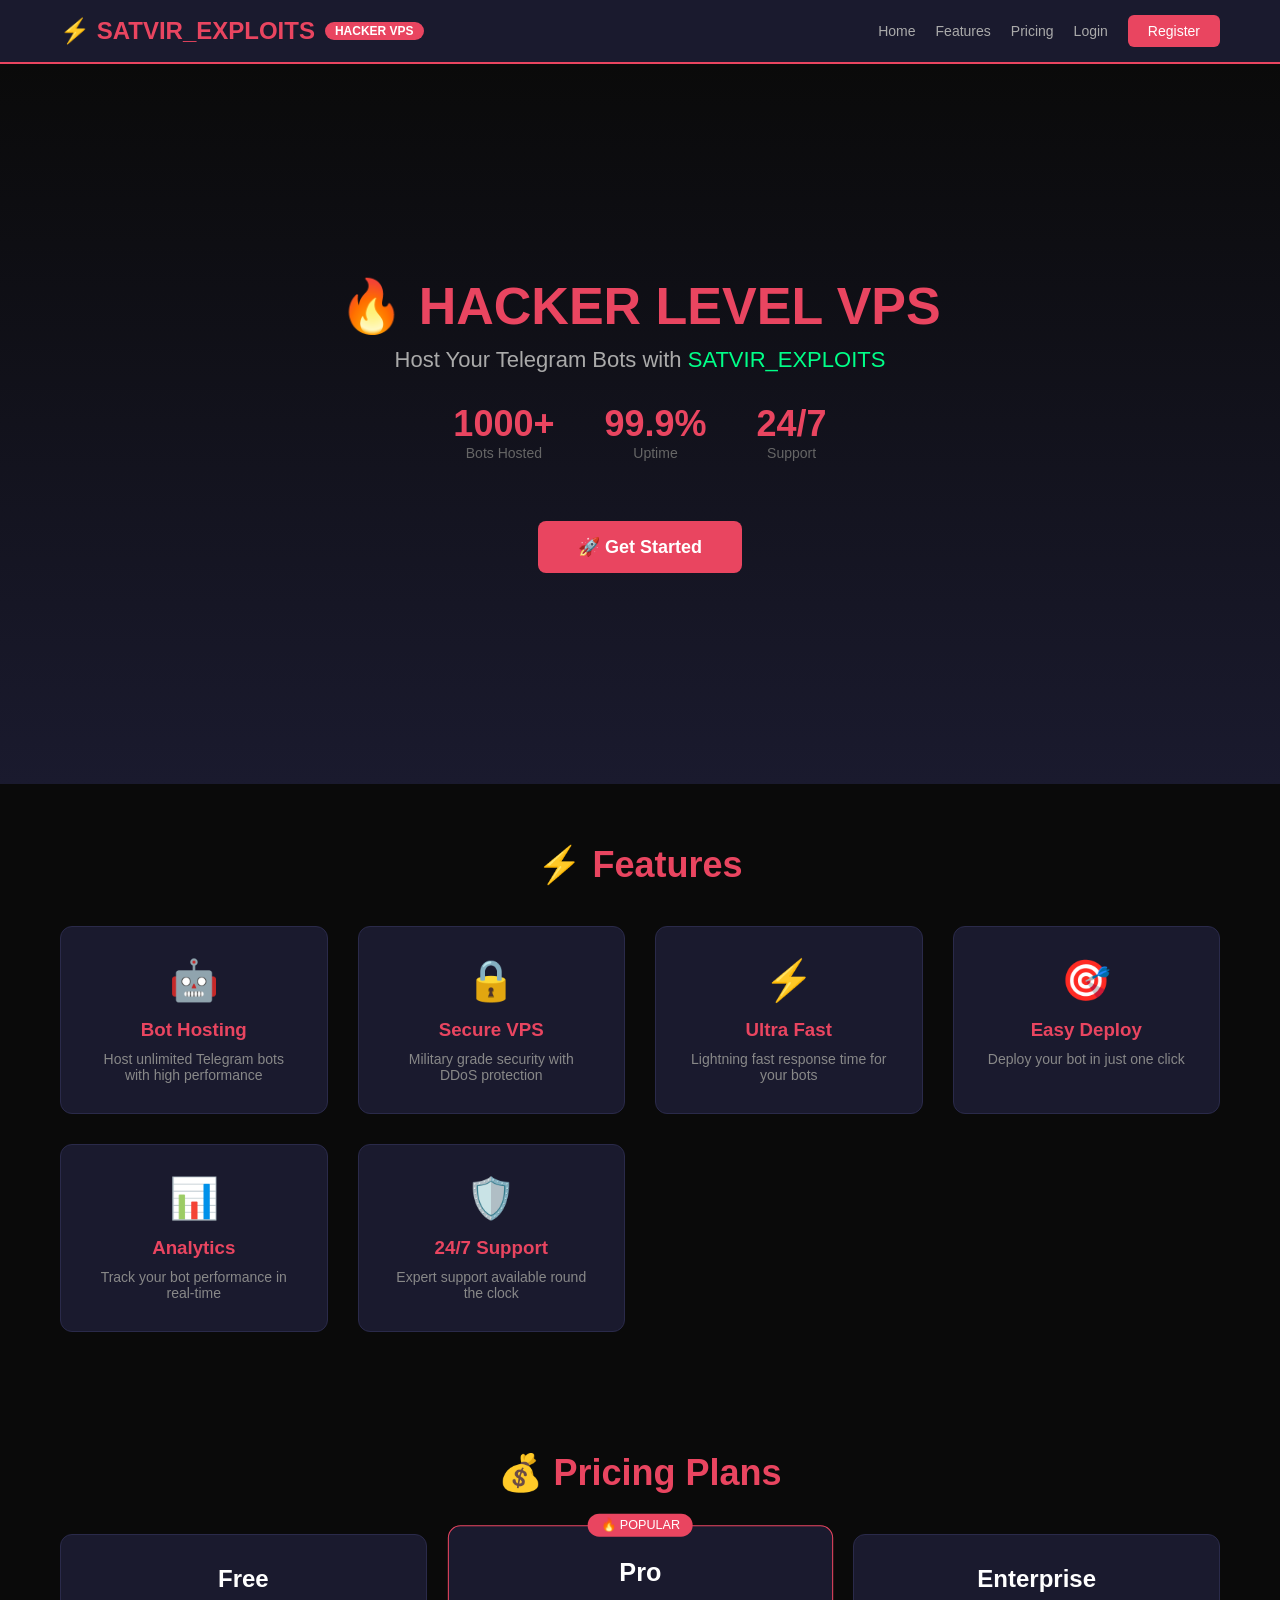
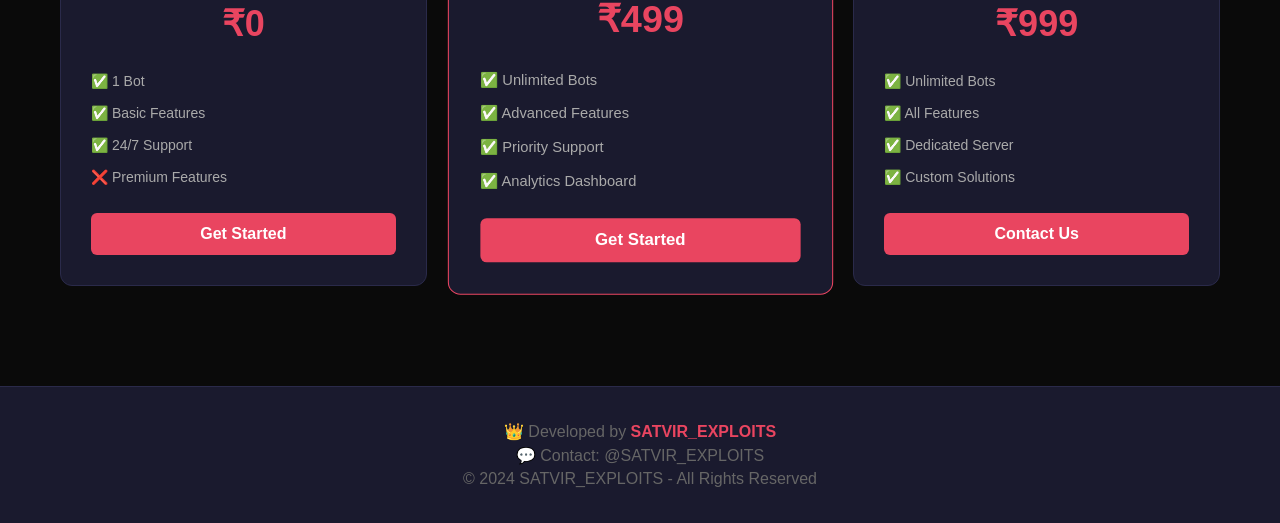
<file: index.html>
<!DOCTYPE html>
<html lang="en">
<head>
    <meta charset="UTF-8">
    <meta name="viewport" content="width=device-width, initial-scale=1.0">
    <title>Hacker VPS - SATVIR_EXPLOITS</title>
    <link rel="stylesheet" href="style.css">
</head>
<body>

    <!-- Navigation -->
    <nav class="navbar">
        <div class="nav-container">
            <div class="nav-logo">
                <h1>⚡ SATVIR_EXPLOITS</h1>
                <span class="badge">HACKER VPS</span>
            </div>
            <div class="nav-links">
                <a href="#home">Home</a>
                <a href="#features">Features</a>
                <a href="#pricing">Pricing</a>
                <a href="#" onclick="openLogin()">Login</a>
                <a href="#" onclick="openRegister()" class="btn-nav">Register</a>
            </div>
        </div>
    </nav>

    <!-- Hero Section -->
    <section id="home" class="hero">
        <div class="hero-content">
            <h1>🔥 HACKER LEVEL VPS</h1>
            <p>Host Your Telegram Bots with <span class="highlight">SATVIR_EXPLOITS</span></p>
            <div class="hero-stats">
                <div class="stat">
                    <h2>1000+</h2>
                    <p>Bots Hosted</p>
                </div>
                <div class="stat">
                    <h2>99.9%</h2>
                    <p>Uptime</p>
                </div>
                <div class="stat">
                    <h2>24/7</h2>
                    <p>Support</p>
                </div>
            </div>
            <button class="btn-hero" onclick="openRegister()">🚀 Get Started</button>
        </div>
    </section>

    <!-- Features -->
    <section id="features" class="features">
        <h2>⚡ Features</h2>
        <div class="features-grid">
            <div class="feature-card">
                <div class="icon">🤖</div>
                <h3>Bot Hosting</h3>
                <p>Host unlimited Telegram bots with high performance</p>
            </div>
            <div class="feature-card">
                <div class="icon">🔒</div>
                <h3>Secure VPS</h3>
                <p>Military grade security with DDoS protection</p>
            </div>
            <div class="feature-card">
                <div class="icon">⚡</div>
                <h3>Ultra Fast</h3>
                <p>Lightning fast response time for your bots</p>
            </div>
            <div class="feature-card">
                <div class="icon">🎯</div>
                <h3>Easy Deploy</h3>
                <p>Deploy your bot in just one click</p>
            </div>
            <div class="feature-card">
                <div class="icon">📊</div>
                <h3>Analytics</h3>
                <p>Track your bot performance in real-time</p>
            </div>
            <div class="feature-card">
                <div class="icon">🛡️</div>
                <h3>24/7 Support</h3>
                <p>Expert support available round the clock</p>
            </div>
        </div>
    </section>

    <!-- Pricing -->
    <section id="pricing" class="pricing">
        <h2>💰 Pricing Plans</h2>
        <div class="pricing-grid">
            <div class="pricing-card">
                <h3>Free</h3>
                <div class="price">₹0</div>
                <ul>
                    <li>✅ 1 Bot</li>
                    <li>✅ Basic Features</li>
                    <li>✅ 24/7 Support</li>
                    <li>❌ Premium Features</li>
                </ul>
                <button onclick="openRegister()">Get Started</button>
            </div>
            <div class="pricing-card popular">
                <span class="popular-badge">🔥 POPULAR</span>
                <h3>Pro</h3>
                <div class="price">₹499</div>
                <ul>
                    <li>✅ Unlimited Bots</li>
                    <li>✅ Advanced Features</li>
                    <li>✅ Priority Support</li>
                    <li>✅ Analytics Dashboard</li>
                </ul>
                <button onclick="openRegister()">Get Started</button>
            </div>
            <div class="pricing-card">
                <h3>Enterprise</h3>
                <div class="price">₹999</div>
                <ul>
                    <li>✅ Unlimited Bots</li>
                    <li>✅ All Features</li>
                    <li>✅ Dedicated Server</li>
                    <li>✅ Custom Solutions</li>
                </ul>
                <button onclick="openRegister()">Contact Us</button>
            </div>
        </div>
    </section>

    <!-- Login Modal -->
    <div id="loginModal" class="modal">
        <div class="modal-content">
            <div class="modal-header">
                <h2>🔐 Login</h2>
                <span class="close" onclick="closeLogin()">&times;</span>
            </div>
            <form onsubmit="loginUser(event)">
                <div class="form-group">
                    <label>👤 Username</label>
                    <input type="text" id="loginUsername" placeholder="Enter username" required>
                </div>
                <div class="form-group">
                    <label>🔒 Password</label>
                    <input type="password" id="loginPassword" placeholder="Enter password" required>
                </div>
                <button type="submit" class="btn-submit">🔓 Login</button>
                <p class="switch-text">Don't have account? <span onclick="switchToRegister()">Register</span></p>
            </form>
        </div>
    </div>

    <!-- Register Modal -->
    <div id="registerModal" class="modal">
        <div class="modal-content">
            <div class="modal-header">
                <h2>📝 Register</h2>
                <span class="close" onclick="closeRegister()">&times;</span>
            </div>
            <form onsubmit="registerUser(event)">
                <div class="form-group">
                    <label>👤 Username</label>
                    <input type="text" id="regUsername" placeholder="Choose username" required>
                </div>
                <div class="form-group">
                    <label>📧 Email</label>
                    <input type="email" id="regEmail" placeholder="Enter email" required>
                </div>
                <div class="form-group">
                    <label>🔒 Password</label>
                    <input type="password" id="regPassword" placeholder="Choose password" required>
                </div>
                <div class="form-group">
                    <label>🔒 Confirm Password</label>
                    <input type="password" id="regConfirm" placeholder="Confirm password" required>
                </div>
                <button type="submit" class="btn-submit">📝 Register</button>
                <p class="switch-text">Already have account? <span onclick="switchToLogin()">Login</span></p>
            </form>
        </div>
    </div>

    <!-- Footer -->
    <footer>
        <div class="footer-content">
            <p>👑 Developed by <strong>SATVIR_EXPLOITS</strong></p>
            <p>💬 Contact: @SATVIR_EXPLOITS</p>
            <p>© 2024 SATVIR_EXPLOITS - All Rights Reserved</p>
        </div>
    </footer>

    <!-- Toast -->
    <div id="toast" class="toast"></div>

    <script src="script.js"></script>
</body>
</html>
</file>
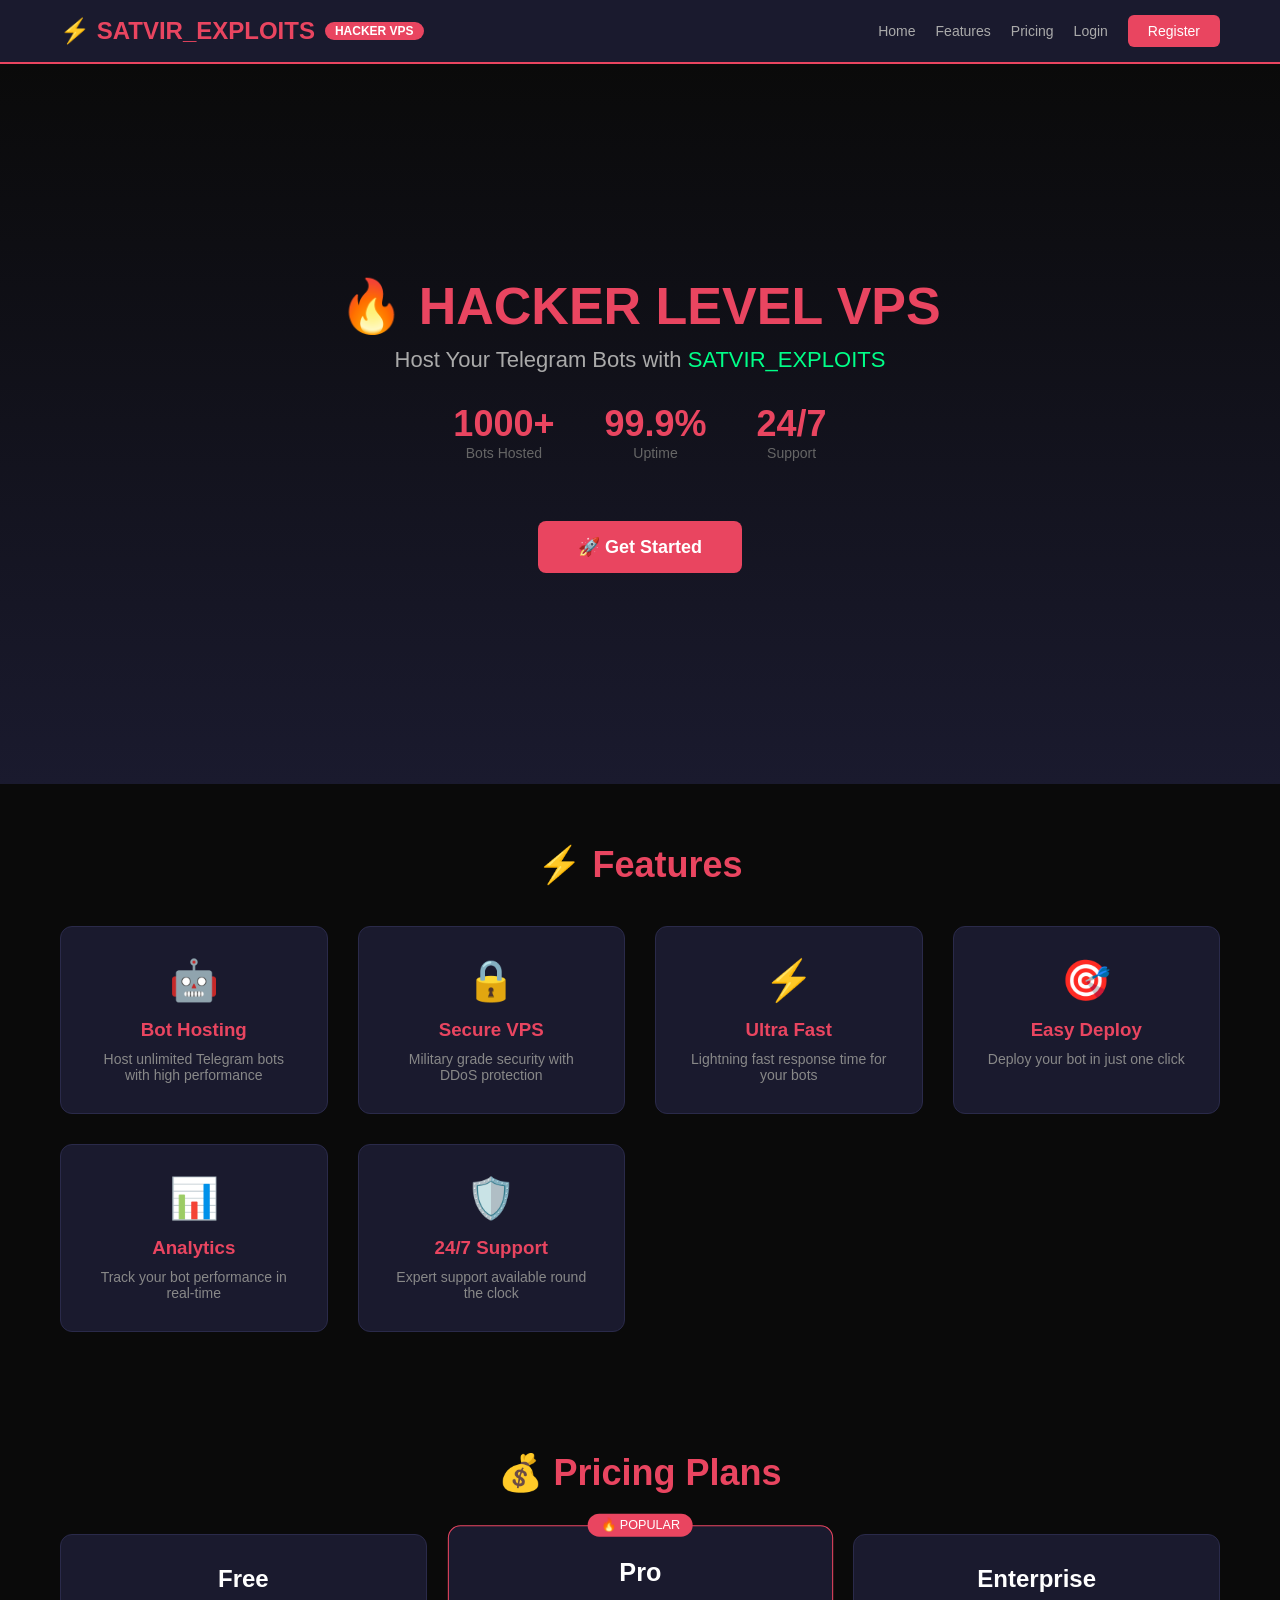
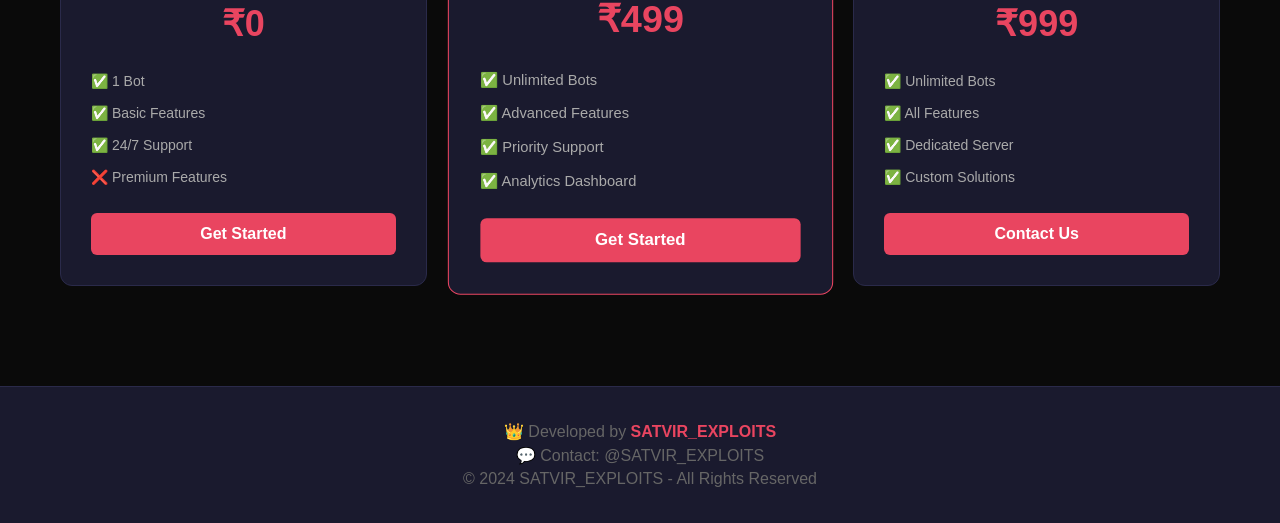
<file: admin.html>
<!DOCTYPE html>
<html lang="en">
<head>
    <meta charset="UTF-8">
    <meta name="viewport" content="width=device-width, initial-scale=1.0">
    <title>Admin Panel - SATVIR_EXPLOITS</title>
    <link rel="stylesheet" href="style.css">
</head>
<body>

    <!-- Admin Nav -->
    <nav class="navbar admin-nav">
        <div class="nav-container">
            <div class="nav-logo">
                <h1>👑 SATVIR_EXPLOITS</h1>
                <span class="badge">ADMIN</span>
            </div>
            <div class="nav-links">
                <span class="admin-user">👤 Admin</span>
                <button onclick="logout()" class="btn-logout">🚪 Logout</button>
            </div>
        </div>
    </nav>

    <!-- Admin Dashboard -->
    <div class="admin-container">
        <!-- Stats -->
        <div class="admin-stats">
            <div class="stat-card">
                <h3>Total Users</h3>
                <p id="totalUsers">0</p>
            </div>
            <div class="stat-card">
                <h3>Total Bots</h3>
                <p id="totalBots">0</p>
            </div>
            <div class="stat-card">
                <h3>Running Bots</h3>
                <p id="runningBots">0</p>
            </div>
            <div class="stat-card">
                <h3>Total Revenue</h3>
                <p id="totalRevenue">₹0</p>
            </div>
        </div>

        <!-- Users List -->
        <div class="admin-section">
            <h2>👥 Users</h2>
            <table id="usersTable">
                <thead>
                    <tr>
                        <th>#</th>
                        <th>Username</th>
                        <th>Email</th>
                        <th>Bots</th>
                        <th>Status</th>
                        <th>Action</th>
                    </tr>
                </thead>
                <tbody id="usersBody">
                    <tr><td colspan="6">Loading...</td></tr>
                </tbody>
            </table>
        </div>

        <!-- Bots List -->
        <div class="admin-section">
            <h2>🤖 Bots</h2>
            <table id="botsTable">
                <thead>
                    <tr>
                        <th>#</th>
                        <th>Bot Name</th>
                        <th>Owner</th>
                        <th>Token</th>
                        <th>Status</th>
                        <th>Action</th>
                    </tr>
                </thead>
                <tbody id="botsBody">
                    <tr><td colspan="6">Loading...</td></tr>
                </tbody>
            </table>
        </div>

        <!-- Pending Payments -->
        <div class="admin-section">
            <h2>💳 Pending Payments</h2>
            <table id="paymentsTable">
                <thead>
                    <tr>
                        <th>#</th>
                        <th>User</th>
                        <th>Amount</th>
                        <th>Plan</th>
                        <th>Status</th>
                        <th>Action</th>
                    </tr>
                </thead>
                <tbody id="paymentsBody">
                    <tr><td colspan="6">No pending payments</td></tr>
                </tbody>
            </table>
        </div>

        <!-- Admin Actions -->
        <div class="admin-section">
            <h2>🛠 Admin Actions</h2>
            <div class="admin-actions">
                <button onclick="refreshData()">🔄 Refresh Data</button>
                <button onclick="addBot()">➕ Add Bot</button>
                <button onclick="broadcast()">📢 Broadcast</button>
                <button onclick="exportData()">📤 Export Data</button>
            </div>
        </div>
    </div>

    <!-- Add Bot Modal -->
    <div id="addBotModal" class="modal">
        <div class="modal-content">
            <div class="modal-header">
                <h2>🤖 Add Bot</h2>
                <span class="close" onclick="closeAddBot()">&times;</span>
            </div>
            <form onsubmit="submitBot(event)">
                <div class="form-group">
                    <label>🤖 Bot Name</label>
                    <input type="text" id="botName" placeholder="Enter bot name" required>
                </div>
                <div class="form-group">
                    <label>🔑 Bot Token</label>
                    <input type="text" id="botToken" placeholder="Enter Telegram Bot Token" required>
                </div>
                <div class="form-group">
                    <label>👤 Owner ID</label>
                    <input type="number" id="botOwner" placeholder="Enter owner Telegram ID" required>
                </div>
                <button type="submit" class="btn-submit">🚀 Deploy Bot</button>
            </form>
        </div>
    </div>

    <!-- Toast -->
    <div id="toast" class="toast"></div>

    <script src="script.js"></script>
    <script>
        // Load admin data on page load
        document.addEventListener('DOMContentLoaded', function() {
            loadAdminData();
        });
    </script>
</body>
</html>
</file>
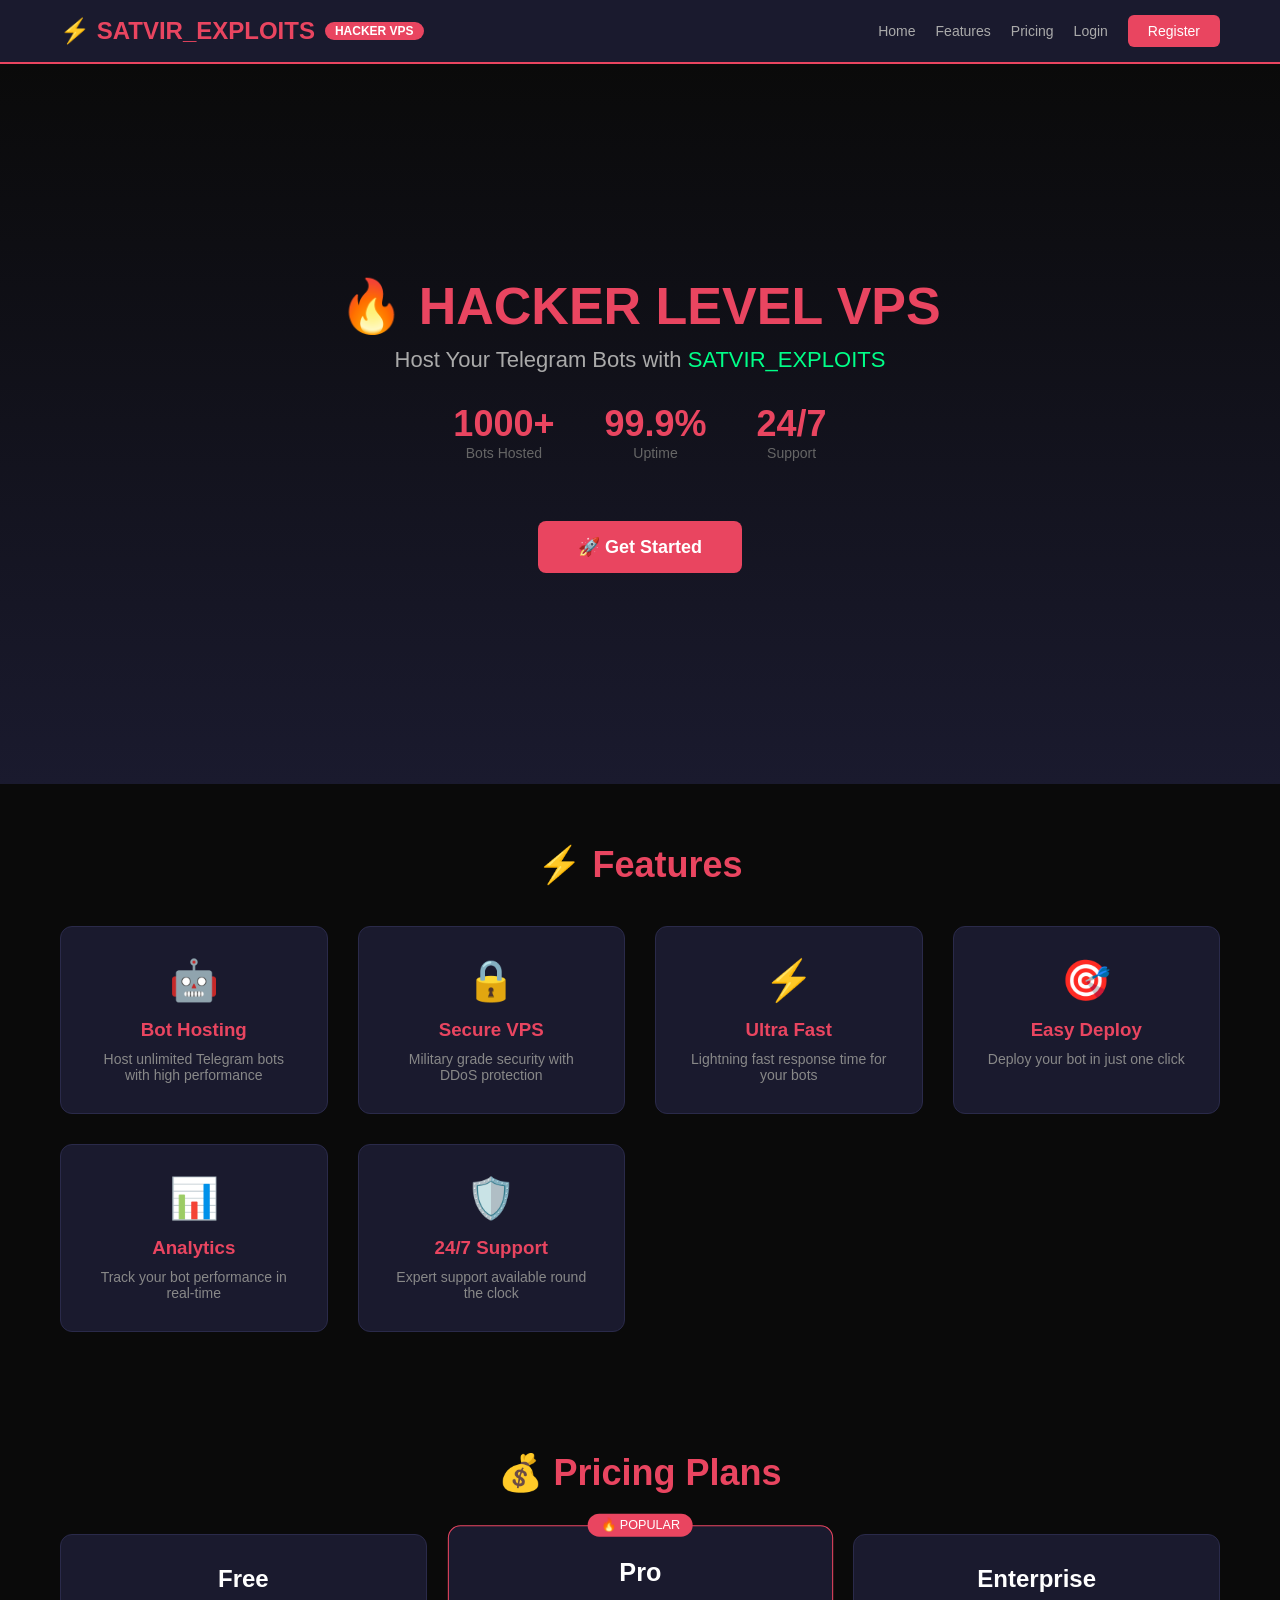
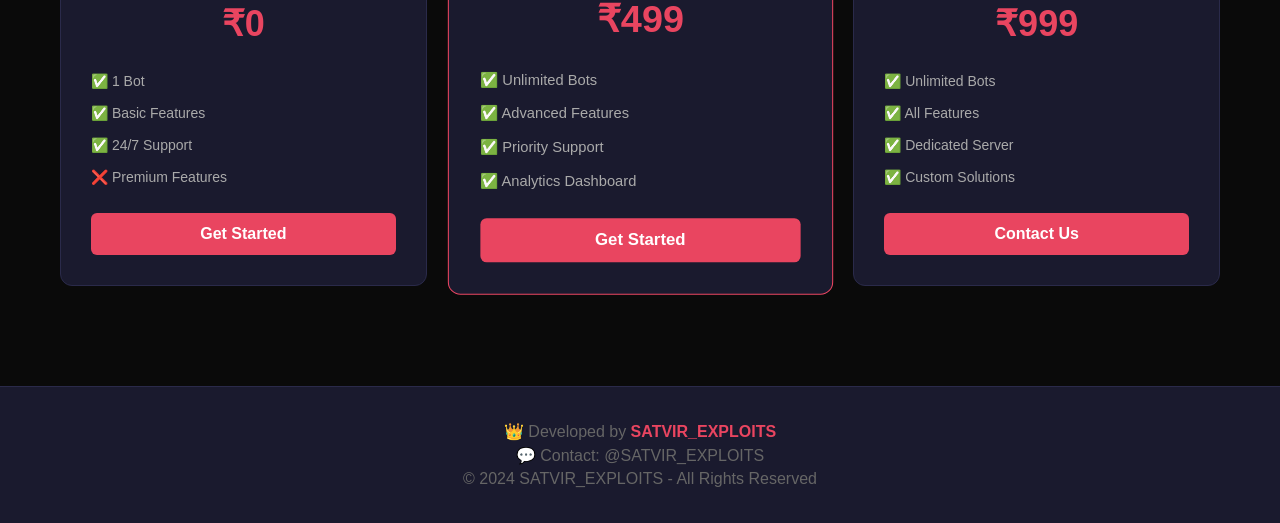
<file: dashboard.html>
<!DOCTYPE html>
<html lang="en">
<head>
    <meta charset="UTF-8">
    <meta name="viewport" content="width=device-width, initial-scale=1.0">
    <title>Dashboard - SATVIR_EXPLOITS</title>
    <link rel="stylesheet" href="style.css">
</head>
<body>

    <!-- User Nav -->
    <nav class="navbar user-nav">
        <div class="nav-container">
            <div class="nav-logo">
                <h1>⚡ SATVIR_EXPLOITS</h1>
                <span class="badge">USER</span>
            </div>
            <div class="nav-links">
                <span class="user-name" id="userName">👤 User</span>
                <button onclick="logout()" class="btn-logout">🚪 Logout</button>
            </div>
        </div>
    </nav>

    <!-- User Dashboard -->
    <div class="user-container">
        <!-- Stats -->
        <div class="user-stats">
            <div class="stat-card">
                <h3>My Bots</h3>
                <p id="myBots">0</p>
            </div>
            <div class="stat-card">
                <h3>Running</h3>
                <p id="runningBots">0</p>
            </div>
            <div class="stat-card">
                <h3>Uptime</h3>
                <p id="uptime">0%</p>
            </div>
            <div class="stat-card">
                <h3>Credits</h3>
                <p id="credits">0</p>
            </div>
        </div>

        <!-- Deploy Bot -->
        <div class="user-section">
            <h2>🚀 Deploy New Bot</h2>
            <form onsubmit="deployBot(event)">
                <div class="form-group">
                    <label>🤖 Bot Name</label>
                    <input type="text" id="botName" placeholder="Enter bot name" required>
                </div>
                <div class="form-group">
                    <label>🔑 Bot Token</label>
                    <input type="text" id="botToken" placeholder="Enter Telegram Bot Token" required>
                </div>
                <button type="submit" class="btn-deploy">🚀 Deploy Bot</button>
            </form>
        </div>

        <!-- My Bots -->
        <div class="user-section">
            <h2>🤖 My Bots</h2>
            <table id="botsTable">
                <thead>
                    <tr>
                        <th>#</th>
                        <th>Bot Name</th>
                        <th>Status</th>
                        <th>Uptime</th>
                        <th>Action</th>
                    </tr>
                </thead>
                <tbody id="botsBody">
                    <tr><td colspan="5">No bots deployed yet</td></tr>
                </tbody>
            </table>
        </div>

        <!-- Buy Credits -->
        <div class="user-section">
            <h2>💳 Buy Credits</h2>
            <div class="credit-plans">
                <div class="credit-card" onclick="buyCredits(100)">
                    <h3>₹100</h3>
                    <p>100 Credits</p>
                    <button>Buy Now</button>
                </div>
                <div class="credit-card" onclick="buyCredits(500)">
                    <h3>₹500</h3>
                    <p>500 Credits</p>
                    <button>Buy Now</button>
                </div>
                <div class="credit-card" onclick="buyCredits(1000)">
                    <h3>₹1000</h3>
                    <p>1000 Credits</p>
                    <button>Buy Now</button>
                </div>
            </div>
        </div>
    </div>

    <!-- Toast -->
    <div id="toast" class="toast"></div>

    <script src="script.js"></script>
    <script>
        document.addEventListener('DOMContentLoaded', function() {
            loadUserData();
        });
    </script>
</body>
</html>
</file>
<file: style.css>
/* ==============================================
   MAIN STYLES - SATVIR_EXPLOITS
   ============================================== */

* {
    margin: 0;
    padding: 0;
    box-sizing: border-box;
}

body {
    font-family: 'Segoe UI', Tahoma, Geneva, Verdana, sans-serif;
    background: #0a0a0a;
    color: #fff;
    min-height: 100vh;
}

/* ==============================================
   NAVBAR
   ============================================== */

.navbar {
    background: #1a1a2e;
    padding: 15px 0;
    border-bottom: 2px solid #e94560;
    position: sticky;
    top: 0;
    z-index: 100;
}

.nav-container {
    max-width: 1200px;
    margin: 0 auto;
    padding: 0 20px;
    display: flex;
    justify-content: space-between;
    align-items: center;
    flex-wrap: wrap;
}

.nav-logo {
    display: flex;
    align-items: center;
    gap: 10px;
}

.nav-logo h1 {
    color: #e94560;
    font-size: 24px;
}

.badge {
    background: #e94560;
    color: #fff;
    padding: 2px 10px;
    border-radius: 20px;
    font-size: 12px;
    font-weight: bold;
}

.nav-links {
    display: flex;
    align-items: center;
    gap: 20px;
}

.nav-links a {
    color: #aaa;
    text-decoration: none;
    font-size: 14px;
    transition: 0.3s;
}

.nav-links a:hover {
    color: #e94560;
}

.btn-nav {
    background: #e94560;
    color: #fff !important;
    padding: 8px 20px;
    border-radius: 6px;
    transition: 0.3s;
}

.btn-nav:hover {
    background: #c73e54;
    transform: scale(1.05);
}

.btn-logout {
    background: #e94560;
    color: #fff;
    border: none;
    padding: 8px 15px;
    border-radius: 6px;
    cursor: pointer;
    font-size: 13px;
}

.btn-logout:hover {
    background: #c73e54;
}

.admin-user, .user-name {
    color: #00ff88;
    font-weight: bold;
}

/* ==============================================
   HERO SECTION
   ============================================== */

.hero {
    min-height: 80vh;
    display: flex;
    align-items: center;
    justify-content: center;
    text-align: center;
    padding: 40px 20px;
    background: linear-gradient(180deg, #0a0a0a 0%, #1a1a2e 100%);
}

.hero-content h1 {
    font-size: 52px;
    color: #e94560;
    margin-bottom: 10px;
}

.hero-content p {
    font-size: 22px;
    color: #aaa;
    margin-bottom: 30px;
}

.highlight {
    color: #00ff88;
}

.hero-stats {
    display: flex;
    justify-content: center;
    gap: 50px;
    margin: 30px 0;
}

.stat h2 {
    color: #e94560;
    font-size: 36px;
}

.stat p {
    color: #666;
    font-size: 14px;
}

.btn-hero {
    background: #e94560;
    color: #fff;
    border: none;
    padding: 15px 40px;
    border-radius: 8px;
    font-size: 18px;
    font-weight: bold;
    cursor: pointer;
    transition: 0.3s;
}

.btn-hero:hover {
    background: #c73e54;
    transform: scale(1.05);
}

/* ==============================================
   FEATURES
   ============================================== */

.features {
    padding: 60px 20px;
    max-width: 1200px;
    margin: 0 auto;
}

.features h2 {
    text-align: center;
    font-size: 36px;
    color: #e94560;
    margin-bottom: 40px;
}

.features-grid {
    display: grid;
    grid-template-columns: repeat(auto-fit, minmax(250px, 1fr));
    gap: 30px;
}

.feature-card {
    background: #1a1a2e;
    padding: 30px;
    border-radius: 12px;
    text-align: center;
    border: 1px solid #2a2a4a;
    transition: 0.3s;
}

.feature-card:hover {
    border-color: #e94560;
    transform: translateY(-5px);
}

.feature-card .icon {
    font-size: 40px;
    margin-bottom: 15px;
}

.feature-card h3 {
    color: #e94560;
    margin-bottom: 10px;
}

.feature-card p {
    color: #888;
    font-size: 14px;
}

/* ==============================================
   PRICING
   ============================================== */

.pricing {
    padding: 60px 20px;
    max-width: 1200px;
    margin: 0 auto;
}

.pricing h2 {
    text-align: center;
    font-size: 36px;
    color: #e94560;
    margin-bottom: 40px;
}

.pricing-grid {
    display: grid;
    grid-template-columns: repeat(auto-fit, minmax(280px, 1fr));
    gap: 30px;
}

.pricing-card {
    background: #1a1a2e;
    padding: 30px;
    border-radius: 12px;
    text-align: center;
    border: 1px solid #2a2a4a;
    transition: 0.3s;
    position: relative;
}

.pricing-card:hover {
    border-color: #e94560;
}

.pricing-card.popular {
    border-color: #e94560;
    transform: scale(1.05);
}

.popular-badge {
    background: #e94560;
    color: #fff;
    padding: 4px 12px;
    border-radius: 20px;
    font-size: 12px;
    position: absolute;
    top: -12px;
    left: 50%;
    transform: translateX(-50%);
}

.pricing-card h3 {
    font-size: 24px;
    color: #fff;
    margin-bottom: 10px;
}

.pricing-card .price {
    font-size: 36px;
    color: #e94560;
    font-weight: bold;
    margin-bottom: 20px;
}

.pricing-card ul {
    list-style: none;
    margin: 20px 0;
    text-align: left;
}

.pricing-card ul li {
    padding: 8px 0;
    color: #aaa;
    font-size: 14px;
}

.pricing-card button {
    background: #e94560;
    color: #fff;
    border: none;
    padding: 12px 30px;
    border-radius: 6px;
    cursor: pointer;
    font-size: 16px;
    font-weight: bold;
    transition: 0.3s;
    width: 100%;
}

.pricing-card button:hover {
    background: #c73e54;
}

/* ==============================================
   MODAL
   ============================================== */

.modal {
    display: none;
    position: fixed;
    top: 0;
    left: 0;
    width: 100%;
    height: 100%;
    background: rgba(0,0,0,0.8);
    z-index: 999;
    justify-content: center;
    align-items: center;
}

.modal.show {
    display: flex;
}

.modal-content {
    background: #1a1a2e;
    padding: 30px;
    border-radius: 12px;
    max-width: 450px;
    width: 90%;
    border: 1px solid #2a2a4a;
    max-height: 90vh;
    overflow-y: auto;
}

.modal-header {
    display: flex;
    justify-content: space-between;
    align-items: center;
    margin-bottom: 20px;
}

.modal-header h2 {
    color: #e94560;
}

.close {
    color: #666;
    font-size: 28px;
    cursor: pointer;
}

.close:hover {
    color: #fff;
}

/* ==============================================
   FORMS
   ============================================== */

.form-group {
    margin-bottom: 15px;
}

.form-group label {
    display: block;
    color: #aaa;
    margin-bottom: 5px;
    font-weight: bold;
}

.form-group input {
    width: 100%;
    padding: 12px 15px;
    border-radius: 8px;
    border: 1px solid #2a2a4a;
    background: #0a0a0a;
    color: #fff;
    font-size: 15px;
    transition: 0.3s;
}

.form-group input:focus {
    outline: none;
    border-color: #e94560;
}

.btn-submit {
    width: 100%;
    padding: 14px;
    background: #e94560;
    color: #fff;
    border: none;
    border-radius: 8px;
    font-size: 18px;
    font-weight: bold;
    cursor: pointer;
    transition: 0.3s;
}

.btn-submit:hover {
    background: #c73e54;
}

.switch-text {
    text-align: center;
    margin-top: 15px;
    color: #666;
}

.switch-text span {
    color: #e94560;
    cursor: pointer;
    font-weight: bold;
}

.switch-text span:hover {
    text-decoration: underline;
}

/* ==============================================
   ADMIN PANEL
   ============================================== */

.admin-container, .user-container {
    max-width: 1200px;
    margin: 0 auto;
    padding: 20px;
}

.admin-stats, .user-stats {
    display: grid;
    grid-template-columns: repeat(auto-fit, minmax(200px, 1fr));
    gap: 20px;
    margin-bottom: 30px;
}

.stat-card {
    background: #1a1a2e;
    padding: 20px;
    border-radius: 10px;
    text-align: center;
    border: 1px solid #2a2a4a;
}

.stat-card h3 {
    color: #888;
    font-size: 14px;
    margin-bottom: 5px;
}

.stat-card p {
    color: #e94560;
    font-size: 28px;
    font-weight: bold;
}

.admin-section, .user-section {
    background: #1a1a2e;
    padding: 20px;
    border-radius: 10px;
    margin-bottom: 20px;
    border: 1px solid #2a2a4a;
}

.admin-section h2, .user-section h2 {
    color: #e94560;
    margin-bottom: 15px;
}

table {
    width: 100%;
    border-collapse: collapse;
    overflow-x: auto;
}

table th, table td {
    padding: 12px;
    text-align: left;
    border-bottom: 1px solid #2a2a4a;
}

table th {
    color: #e94560;
    font-weight: bold;
}

table td {
    color: #ccc;
    font-size: 14px;
}

.status-badge {
    padding: 3px 10px;
    border-radius: 20px;
    font-size: 12px;
}

.status-badge.running {
    background: #00c853;
    color: #fff;
}

.status-badge.stopped {
    background: #e94560;
    color: #fff;
}

.status-badge.pending {
    background: #ff9800;
    color: #fff;
}

.btn-action {
    padding: 4px 12px;
    border: none;
    border-radius: 4px;
    cursor: pointer;
    font-size: 12px;
    margin: 2px;
}

.btn-action.start {
    background: #00c853;
    color: #fff;
}

.btn-action.stop {
    background: #e94560;
    color: #fff;
}

.btn-action.delete {
    background: #ff1744;
    color: #fff;
}

.btn-action.edit {
    background: #2979ff;
    color: #fff;
}

.admin-actions {
    display: flex;
    gap: 10px;
    flex-wrap: wrap;
}

.admin-actions button {
    padding: 10px 20px;
    background: #2a2a4a;
    color: #fff;
    border: none;
    border-radius: 6px;
    cursor: pointer;
    transition: 0.3s;
}

.admin-actions button:hover {
    background: #3a3a5a;
}

/* ==============================================
   CREDIT PLANS
   ============================================== */

.credit-plans {
    display: grid;
    grid-template-columns: repeat(auto-fit, minmax(150px, 1fr));
    gap: 20px;
}

.credit-card {
    background: #0a0a0a;
    padding: 20px;
    border-radius: 10px;
    text-align: center;
    border: 1px solid #2a2a4a;
    cursor: pointer;
    transition: 0.3s;
}

.credit-card:hover {
    border-color: #e94560;
}

.credit-card h3 {
    color: #e94560;
    font-size: 24px;
}

.credit-card p {
    color: #888;
    margin: 10px 0;
}

.credit-card button {
    background: #e94560;
    color: #fff;
    border: none;
    padding: 8px 20px;
    border-radius: 6px;
    cursor: pointer;
}

.btn-deploy {
    background: #00c853;
    color: #fff;
    border: none;
    padding: 14px 30px;
    border-radius: 8px;
    font-size: 16px;
    font-weight: bold;
    cursor: pointer;
    transition: 0.3s;
    width: 100%;
}

.btn-deploy:hover {
    background: #00a844;
}

/* ==============================================
   TOAST
   ============================================== */

.toast {
    position: fixed;
    bottom: 20px;
    right: 20px;
    background: #1a1a2e;
    padding: 15px 25px;
    border-radius: 10px;
    border-left: 4px solid #e94560;
    color: #fff;
    display: none;
    z-index: 9999;
    animation: slideIn 0.5s ease;
}

.toast.show {
    display: block;
}

@keyframes slideIn {
    from {
        transform: translateX(100%);
        opacity: 0;
    }
    to {
        transform: translateX(0);
        opacity: 1;
    }
}

/* ==============================================
   FOOTER
   ============================================== */

footer {
    background: #1a1a2e;
    padding: 30px 20px;
    text-align: center;
    border-top: 1px solid #2a2a4a;
    margin-top: 40px;
}

.footer-content p {
    color: #666;
    margin: 5px 0;
}

.footer-content strong {
    color: #e94560;
}

/* ==============================================
   RESPONSIVE
   ============================================== */

@media (max-width: 768px) {
    .nav-container {
        flex-direction: column;
        gap: 15px;
    }
    
    .nav-links {
        flex-wrap: wrap;
        justify-content: center;
    }
    
    .hero-content h1 {
        font-size: 32px;
    }
    
    .hero-stats {
        flex-direction: column;
        gap: 10px;
    }
    
    .pricing-grid {
        grid-template-columns: 1fr;
    }
    
    .pricing-card.popular {
        transform: none;
    }
    
    .admin-stats, .user-stats {
        grid-template-columns: 1fr 1fr;
    }
    
    table {
        font-size: 12px;
    }
    
    table th, table td {
        padding: 8px;
    }
    
    .features-grid {
        grid-template-columns: 1fr 1fr;
    }
}

@media (max-width: 480px) {
    .admin-stats, .user-stats {
        grid-template-columns: 1fr;
    }
    
    .features-grid {
        grid-template-columns: 1fr;
    }
    
    .credit-plans {
        grid-template-columns: 1fr;
    }
}
</file>
